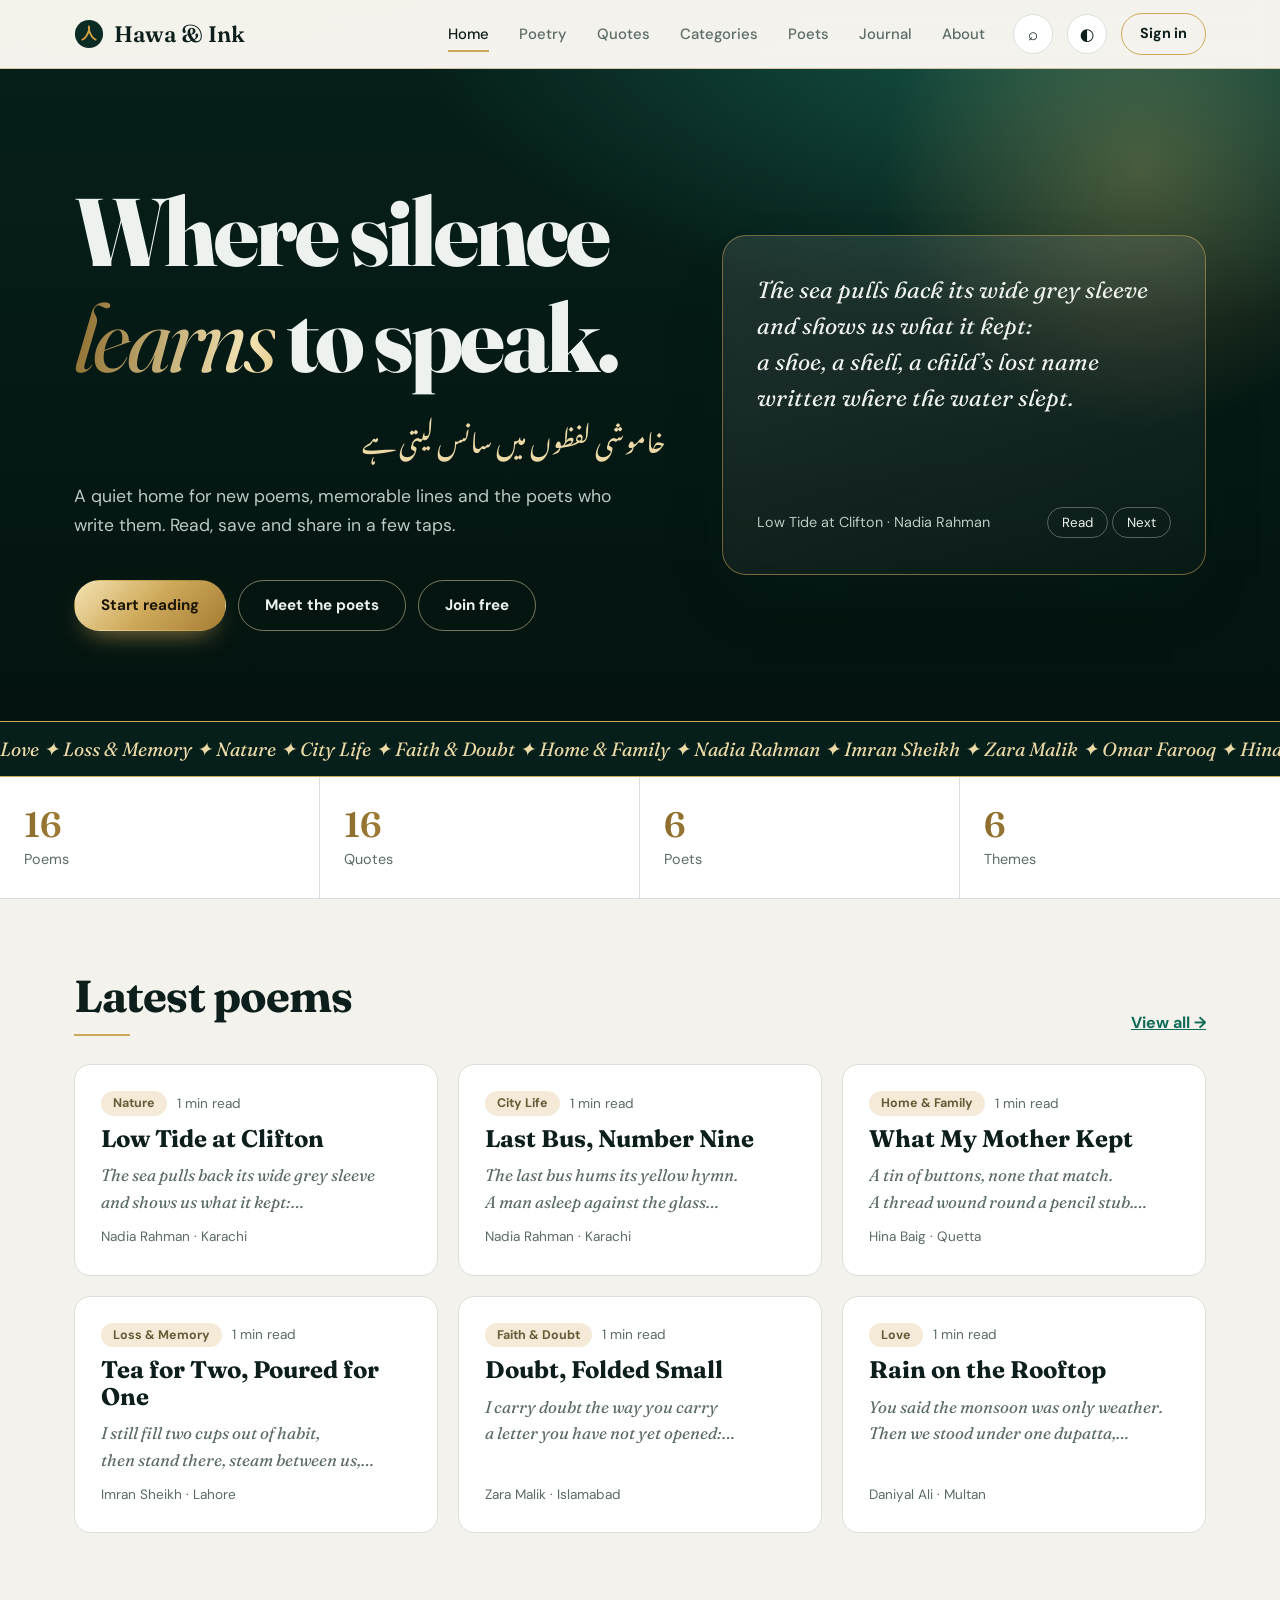
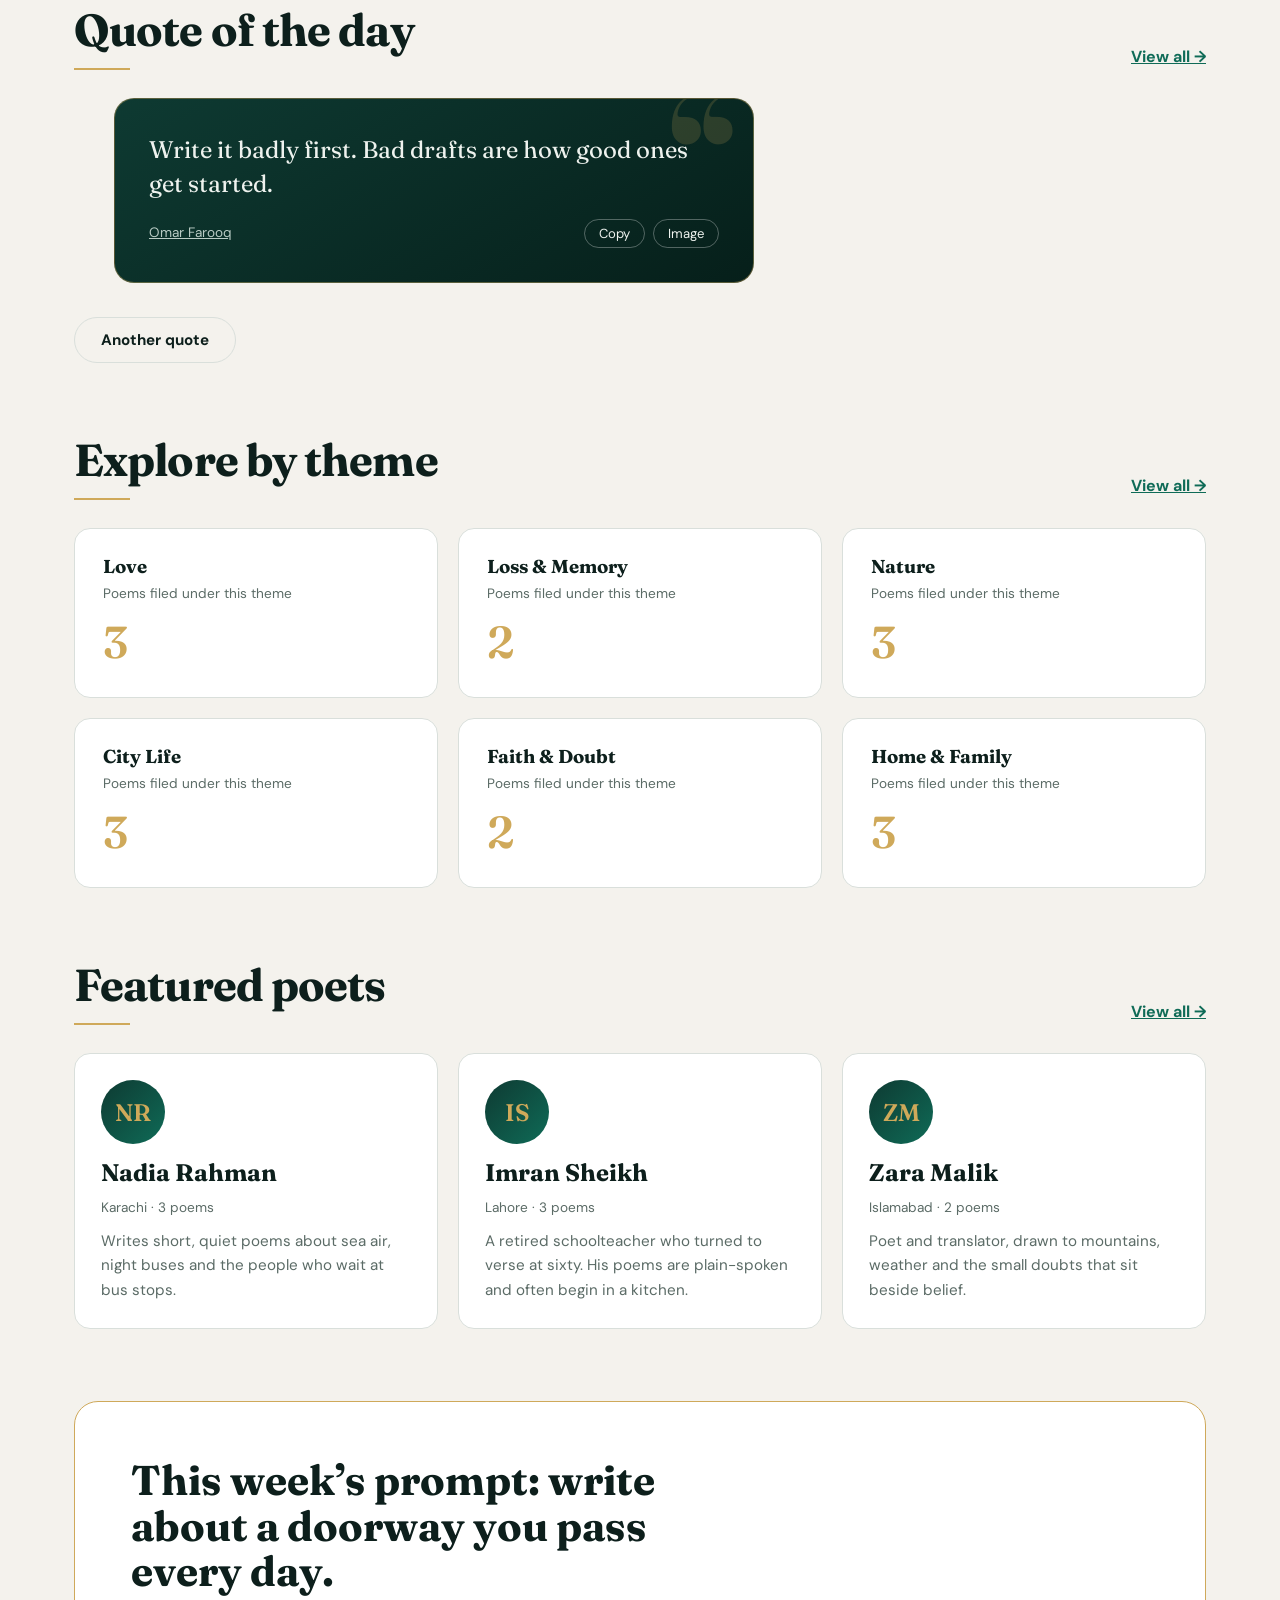
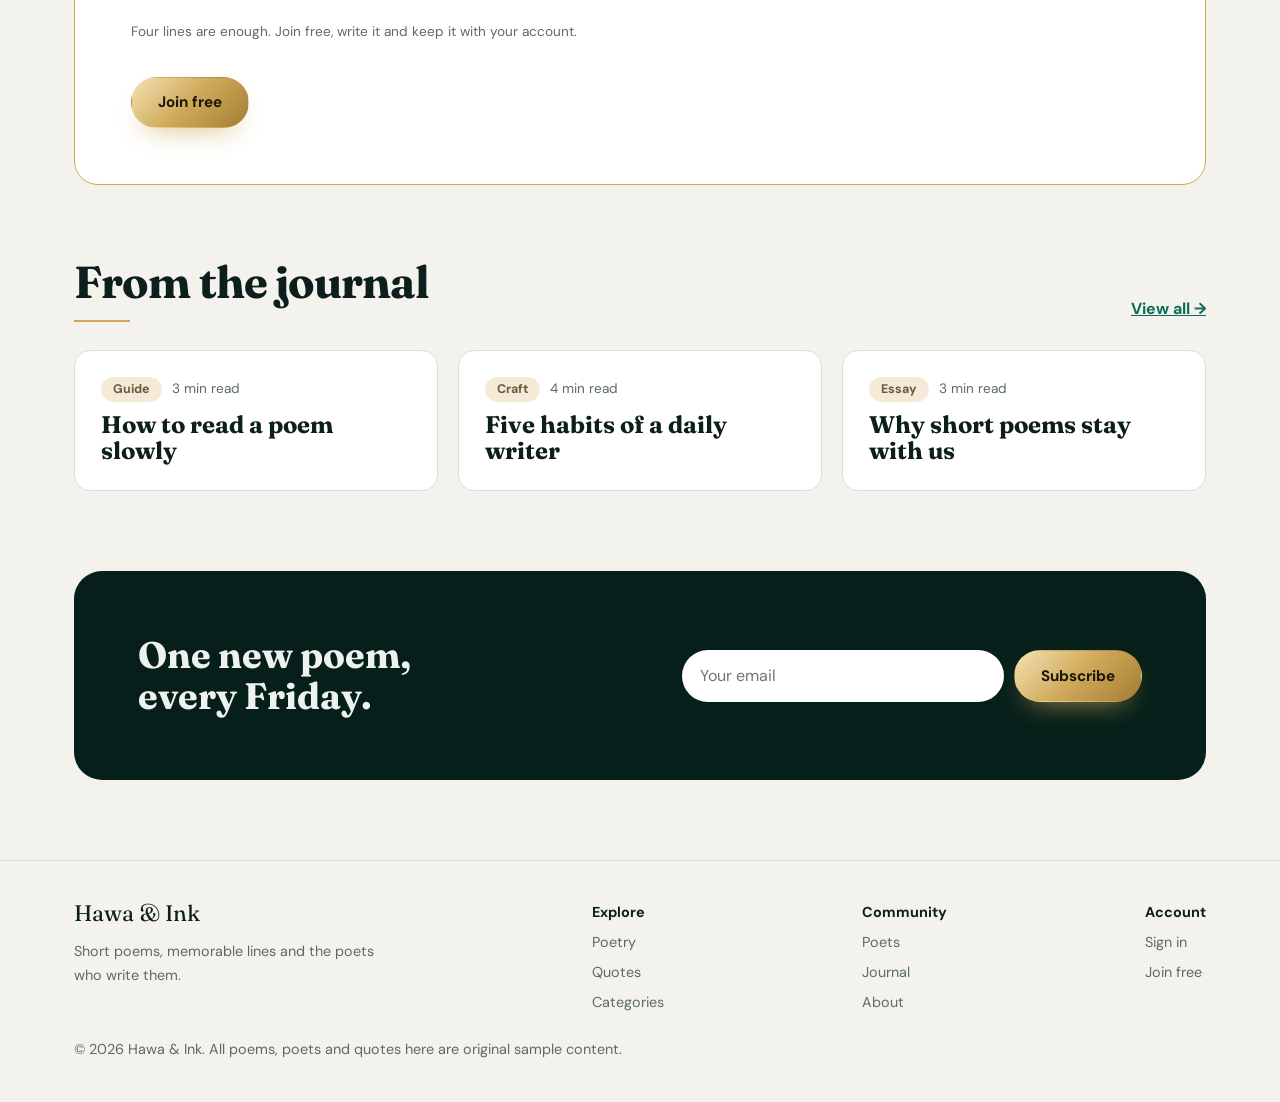
<file: index.html>
<!doctype html>
<html lang="en">
  <head>
    <meta charset="utf-8" />
    <meta
      name="viewport"
      content="width=device-width, initial-scale=1, viewport-fit=cover"
    />
    <title>Hawa &amp; Ink | Poetry, Quotes and Poets</title>
    <meta
      name="description"
      content="Read short original poems, collect memorable quotes and meet the poets behind them."
    />
    <link rel="preconnect" href="https://fonts.googleapis.com" />
    <link
      rel="stylesheet"
      href="https://fonts.googleapis.com/css2?family=Fraunces:ital,opsz,wght@0,9..144,400;0,9..144,600;0,9..144,800;1,9..144,400&family=DM+Sans:wght@400;500;700&family=Noto+Nastaliq+Urdu:wght@400;600&display=swap"
    />
    <link rel="stylesheet" href="assets/styling/style.css" />
    <link rel="icon" type="image/svg+xml" href="./assets/images/favicon.svg">
    <script src="assets/js/main.js" defer></script>
  </head>
  <body data-root="" data-page="home">
    <div id="prog"></div>
    <header id="site-header"></header>
    <main>
      <section class="hero">
        <div class="wrap">
          <div>
            <h1>Where silence <em>learns</em> to speak.</h1>
            <div class="ur" lang="ur">خاموشی لفظوں میں سانس لیتی ہے</div>
            <p class="lead">
              A quiet home for new poems, memorable lines and the poets who
              write them. Read, save and share in a few taps.
            </p>
            <a class="btn" href="pages/poetry/poetry.html">Start reading</a
            ><a class="btn ghost" href="pages/poets/poets.html"
              >Meet the poets</a
            ><a class="btn ghost" href="pages/signup/signup.html">Join free</a>
          </div>
          <div class="stage" id="stage" aria-live="polite"></div>
        </div>
      </section>
      <div class="ribbon" aria-hidden="true"><div id="ribbon"></div></div>
      <div class="stats" id="stats"></div>
      <div class="wrap">
        <div class="sec">
          <h2>Latest poems</h2>
          <a href="pages/poetry/poetry.html">View all →</a>
        </div>
        <div class="grid" id="home-poems"></div>
        <div class="sec">
          <h2>Quote of the day</h2>
          <a href="pages/quotes/quotes.html">View all →</a>
        </div>
        <div style="max-width: 720px" id="home-quote"></div>
        <button class="btn line" data-act="rquote" style="margin-top: 18px">
          Another quote
        </button>
        <div class="sec">
          <h2>Explore by theme</h2>
          <a href="pages/categories/categories.html">View all →</a>
        </div>
        <div class="grid" id="home-cats"></div>
        <div class="sec">
          <h2>Featured poets</h2>
          <a href="pages/poets/poets.html">View all →</a>
        </div>
        <div class="grid" id="home-poets"></div>
        <div class="prompt" style="margin-top: 72px">
          <h2>This week’s prompt: write about a doorway you pass every day.</h2>
          <p class="meta">
            Four lines are enough. Join free, write it and keep it with your
            account.
          </p>
          <a
            class="btn"
            style="width: fit-content; margin: 8px 0 0"
            href="pages/signup/signup.html"
            >Join free</a
          >
        </div>
        <div class="sec">
          <h2>From the journal</h2>
          <a href="pages/journal/journal.html">View all →</a>
        </div>
        <div class="grid" id="home-journal"></div>
        <div class="news">
          <h2>One new poem, every Friday.</h2>
          <div class="f">
            <input
              id="em"
              type="email"
              placeholder="Your email"
              aria-label="Email"
            /><button class="btn" data-act="news">Subscribe</button>
          </div>
        </div>
      </div>
    </main>
    <footer id="site-footer"></footer>
  </body>
</html>
</file>
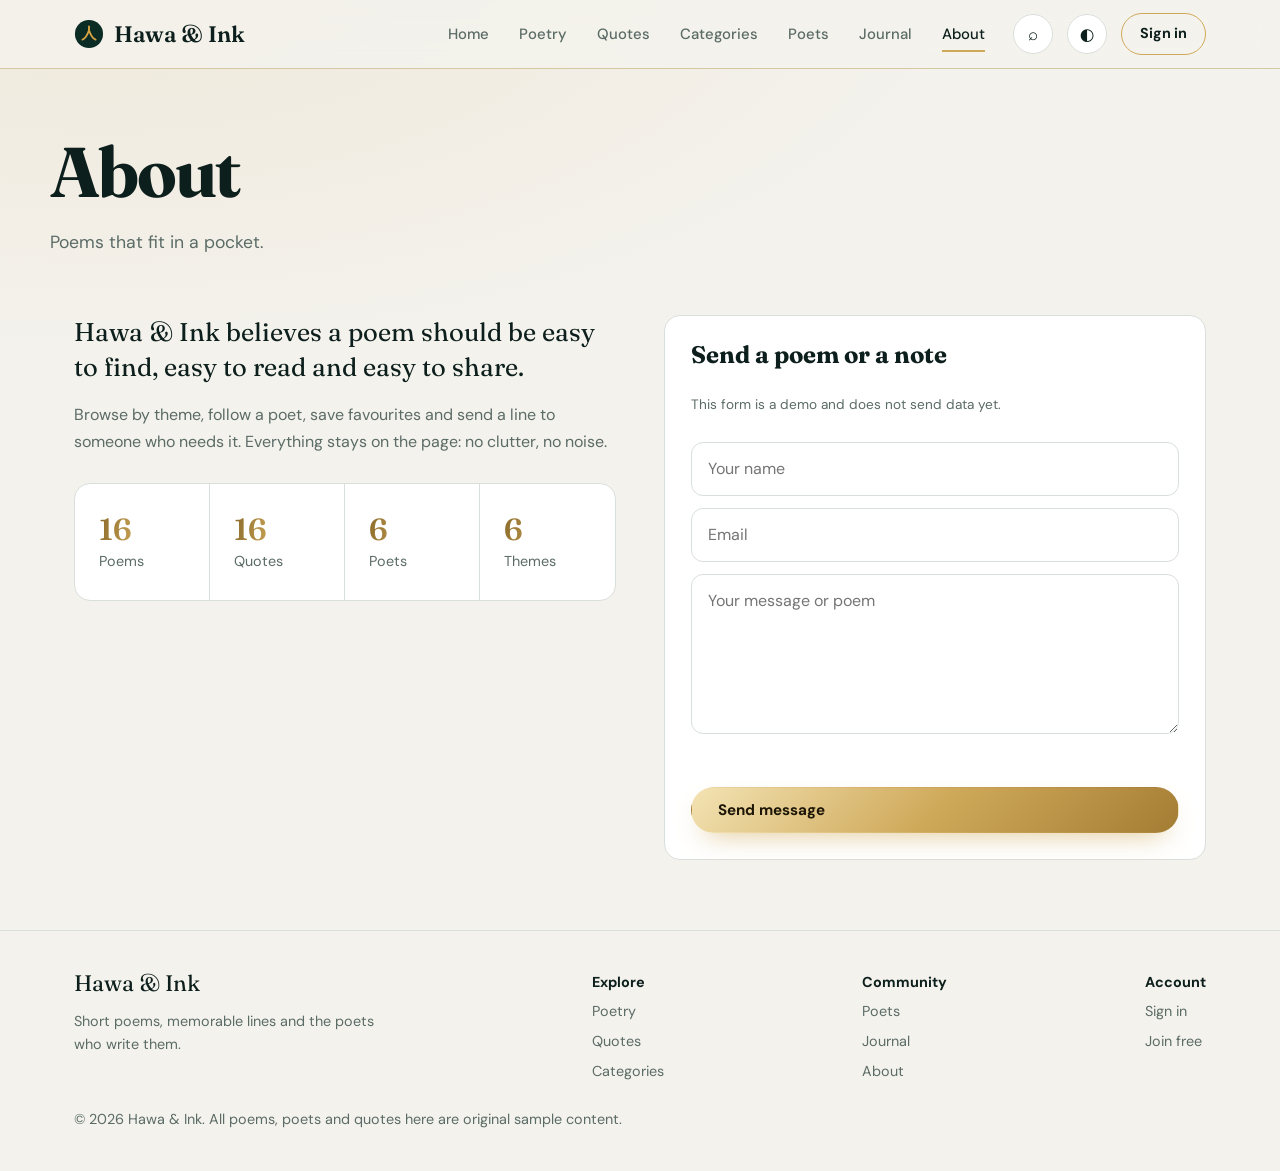
<file: pages/about/about.html>
<!DOCTYPE html>
<html lang="en">
<head>
<meta charset="utf-8">
<meta name="viewport" content="width=device-width, initial-scale=1, viewport-fit=cover">
<title>About | Hawa &amp; Ink</title>
<meta name="description" content="Hawa & Ink believes a poem should be easy to find, easy to read and easy to share.">
<link rel="preconnect" href="https://fonts.googleapis.com">
<link rel="stylesheet" href="https://fonts.googleapis.com/css2?family=Fraunces:ital,opsz,wght@0,9..144,400;0,9..144,600;0,9..144,800;1,9..144,400&family=DM+Sans:wght@400;500;700&family=Noto+Nastaliq+Urdu:wght@400;600&display=swap">
<link rel="stylesheet" href="../../assets/styling/style.css">
<link rel="stylesheet" href="about.css">
<script src="../../assets/js/main.js" defer></script>
<script src="about.js" defer></script>
</head>
<body data-root="../../" data-page="about">
<div id="prog"></div>
<header id="site-header"></header>
<main>
<div class="wrap pagehead"><h1>About</h1><p class="lead" style="color:var(--muted)">Poems that fit in a pocket.</p></div>
<div class="wrap two" style="margin-top:32px;margin-bottom:70px">
<div>
<p class="serif" style="font-size:1.6rem;line-height:1.4">Hawa &amp; Ink believes a poem should be easy to find, easy to read and easy to share.</p>
<p style="color:var(--muted)">Browse by theme, follow a poet, save favourites and send a line to someone who needs it. Everything stays on the page: no clutter, no noise.</p>
<div class="stats" id="about-stats" style="margin-top:28px;border:1px solid var(--line);border-radius:16px;overflow:hidden"></div>
</div>
<form class="form card" id="contact" novalidate>
<h3>Send a poem or a note</h3>
<p class="meta">This form is a demo and does not send data yet.</p>
<input id="cn" placeholder="Your name" aria-label="Your name" autocomplete="name">
<input id="ce" type="email" placeholder="Email" aria-label="Email" autocomplete="email">
<textarea id="cm" rows="5" placeholder="Your message or poem" aria-label="Message"></textarea>
<p id="err" role="alert" style="color:#c2410c;min-height:1.4em;margin:0 0 8px"></p>
<button class="btn" style="margin:0" type="submit">Send message</button>
</form>
</div>
</main>
<footer id="site-footer"></footer>
</body>
</html>
</file>
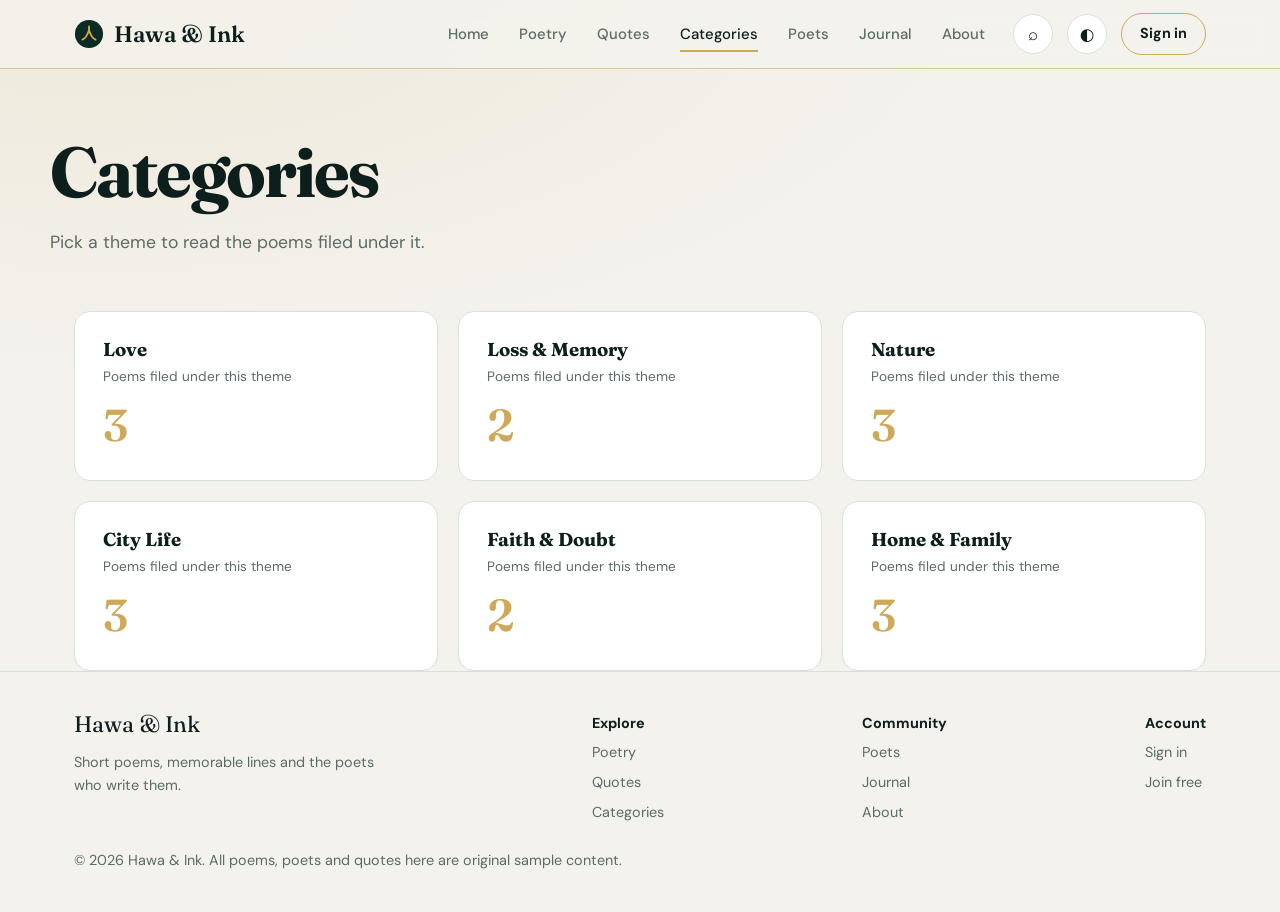
<file: pages/categories/categories.html>
<!DOCTYPE html>
<html lang="en">
<head>
<meta charset="utf-8">
<meta name="viewport" content="width=device-width, initial-scale=1, viewport-fit=cover">
<title>Categories | Hawa &amp; Ink</title>
<meta name="description" content="Browse poems by theme: love, loss, nature, city life, faith and home.">
<link rel="preconnect" href="https://fonts.googleapis.com">
<link rel="stylesheet" href="https://fonts.googleapis.com/css2?family=Fraunces:ital,opsz,wght@0,9..144,400;0,9..144,600;0,9..144,800;1,9..144,400&family=DM+Sans:wght@400;500;700&family=Noto+Nastaliq+Urdu:wght@400;600&display=swap">
<link rel="stylesheet" href="../../assets/styling/style.css">
<link rel="stylesheet" href="categories.css">
<script src="../../assets/js/main.js" defer></script>
<script src="categories.js" defer></script>
</head>
<body data-root="../../" data-page="categories">
<div id="prog"></div>
<header id="site-header"></header>
<main>
<div class="wrap pagehead"><h1>Categories</h1><p class="lead" style="color:var(--muted)">Pick a theme to read the poems filed under it.</p></div>
<div class="wrap"><div class="grid" id="cat-grid" style="margin-top:28px"></div></div>
</main>
<footer id="site-footer"></footer>
</body>
</html>
</file>
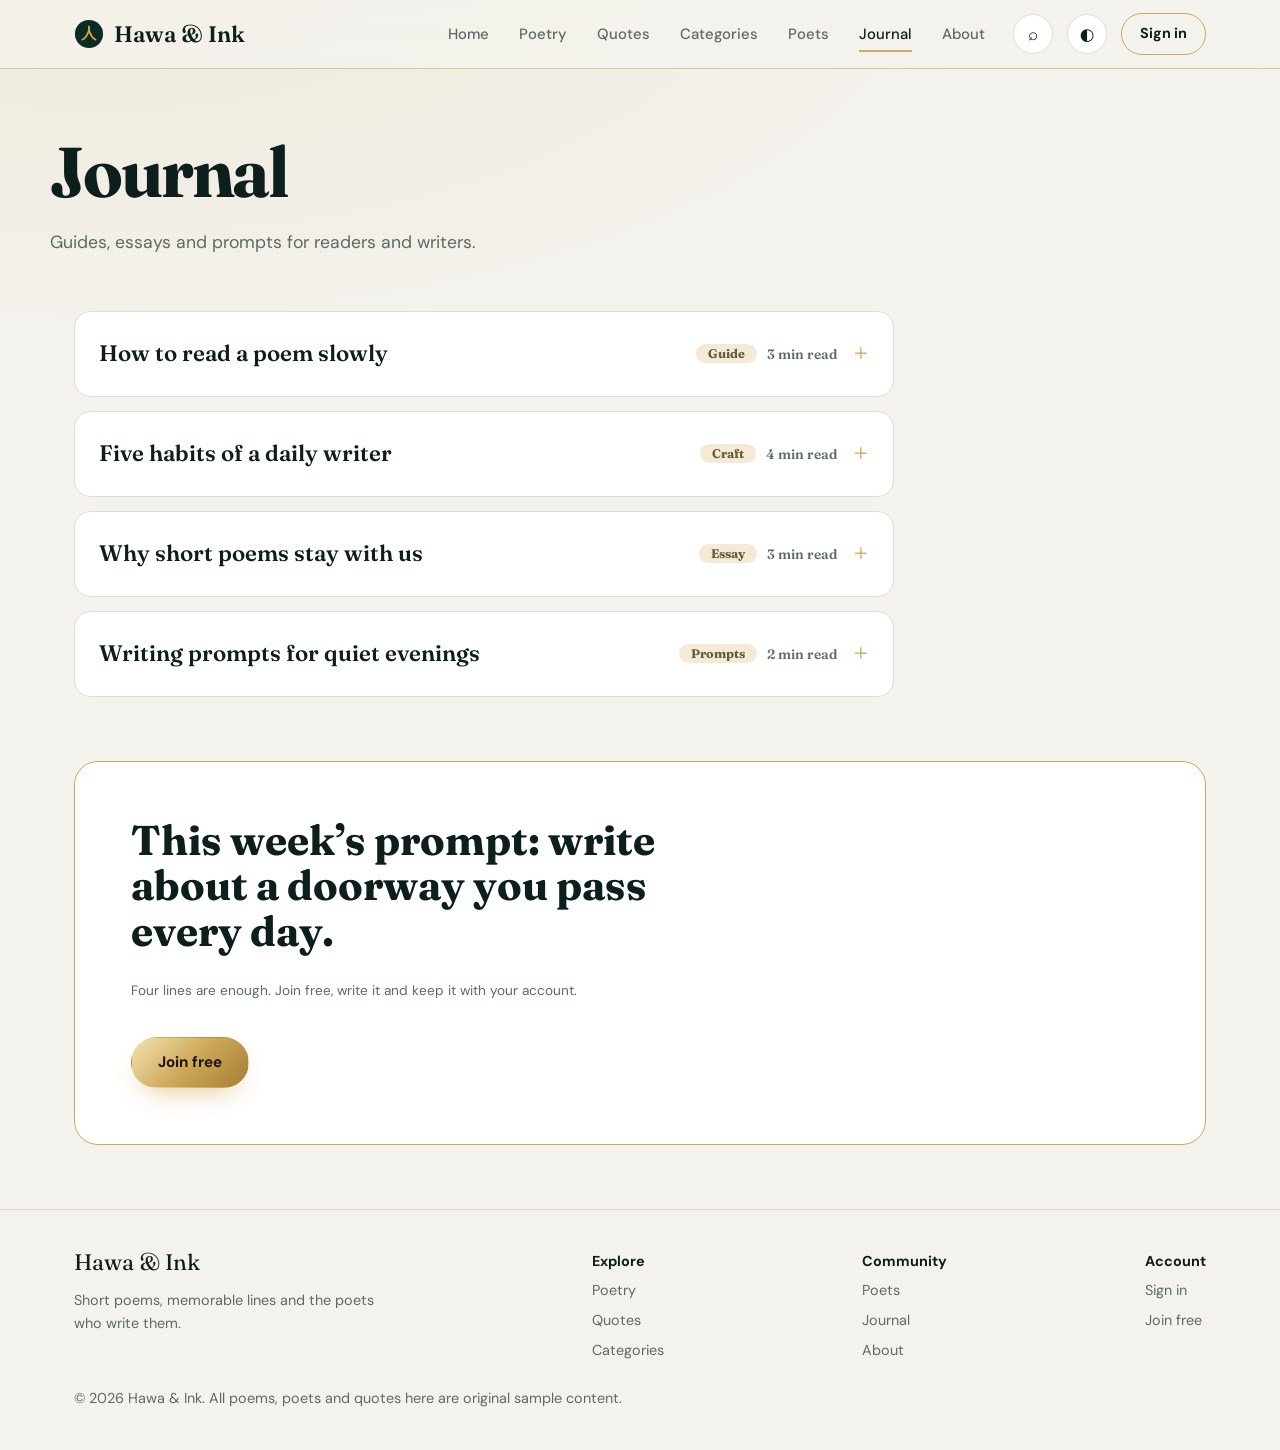
<file: pages/journal/journal.html>
<!DOCTYPE html>
<html lang="en">
<head>
<meta charset="utf-8">
<meta name="viewport" content="width=device-width, initial-scale=1, viewport-fit=cover">
<title>Journal | Hawa &amp; Ink</title>
<meta name="description" content="Guides, essays and writing prompts for readers and writers.">
<link rel="preconnect" href="https://fonts.googleapis.com">
<link rel="stylesheet" href="https://fonts.googleapis.com/css2?family=Fraunces:ital,opsz,wght@0,9..144,400;0,9..144,600;0,9..144,800;1,9..144,400&family=DM+Sans:wght@400;500;700&family=Noto+Nastaliq+Urdu:wght@400;600&display=swap">
<link rel="stylesheet" href="../../assets/styling/style.css">
<link rel="stylesheet" href="journal.css">
<script src="../../assets/js/main.js" defer></script>
<script src="journal.js" defer></script>
</head>
<body data-root="../../" data-page="journal">
<div id="prog"></div>
<header id="site-header"></header>
<main>
<div class="wrap pagehead"><h1>Journal</h1><p class="lead" style="color:var(--muted)">Guides, essays and prompts for readers and writers.</p></div>
<div class="wrap">
<div class="grid articles" id="articles" style="margin-top:28px"></div>
<div class="prompt" style="margin:64px 0"><h2>This week’s prompt: write about a doorway you pass every day.</h2><p class="meta">Four lines are enough. Join free, write it and keep it with your account.</p><a class="btn" style="width:fit-content;margin:8px 0 0" href="../signup/signup.html">Join free</a></div>
</div>
</main>
<footer id="site-footer"></footer>
</body>
</html>
</file>
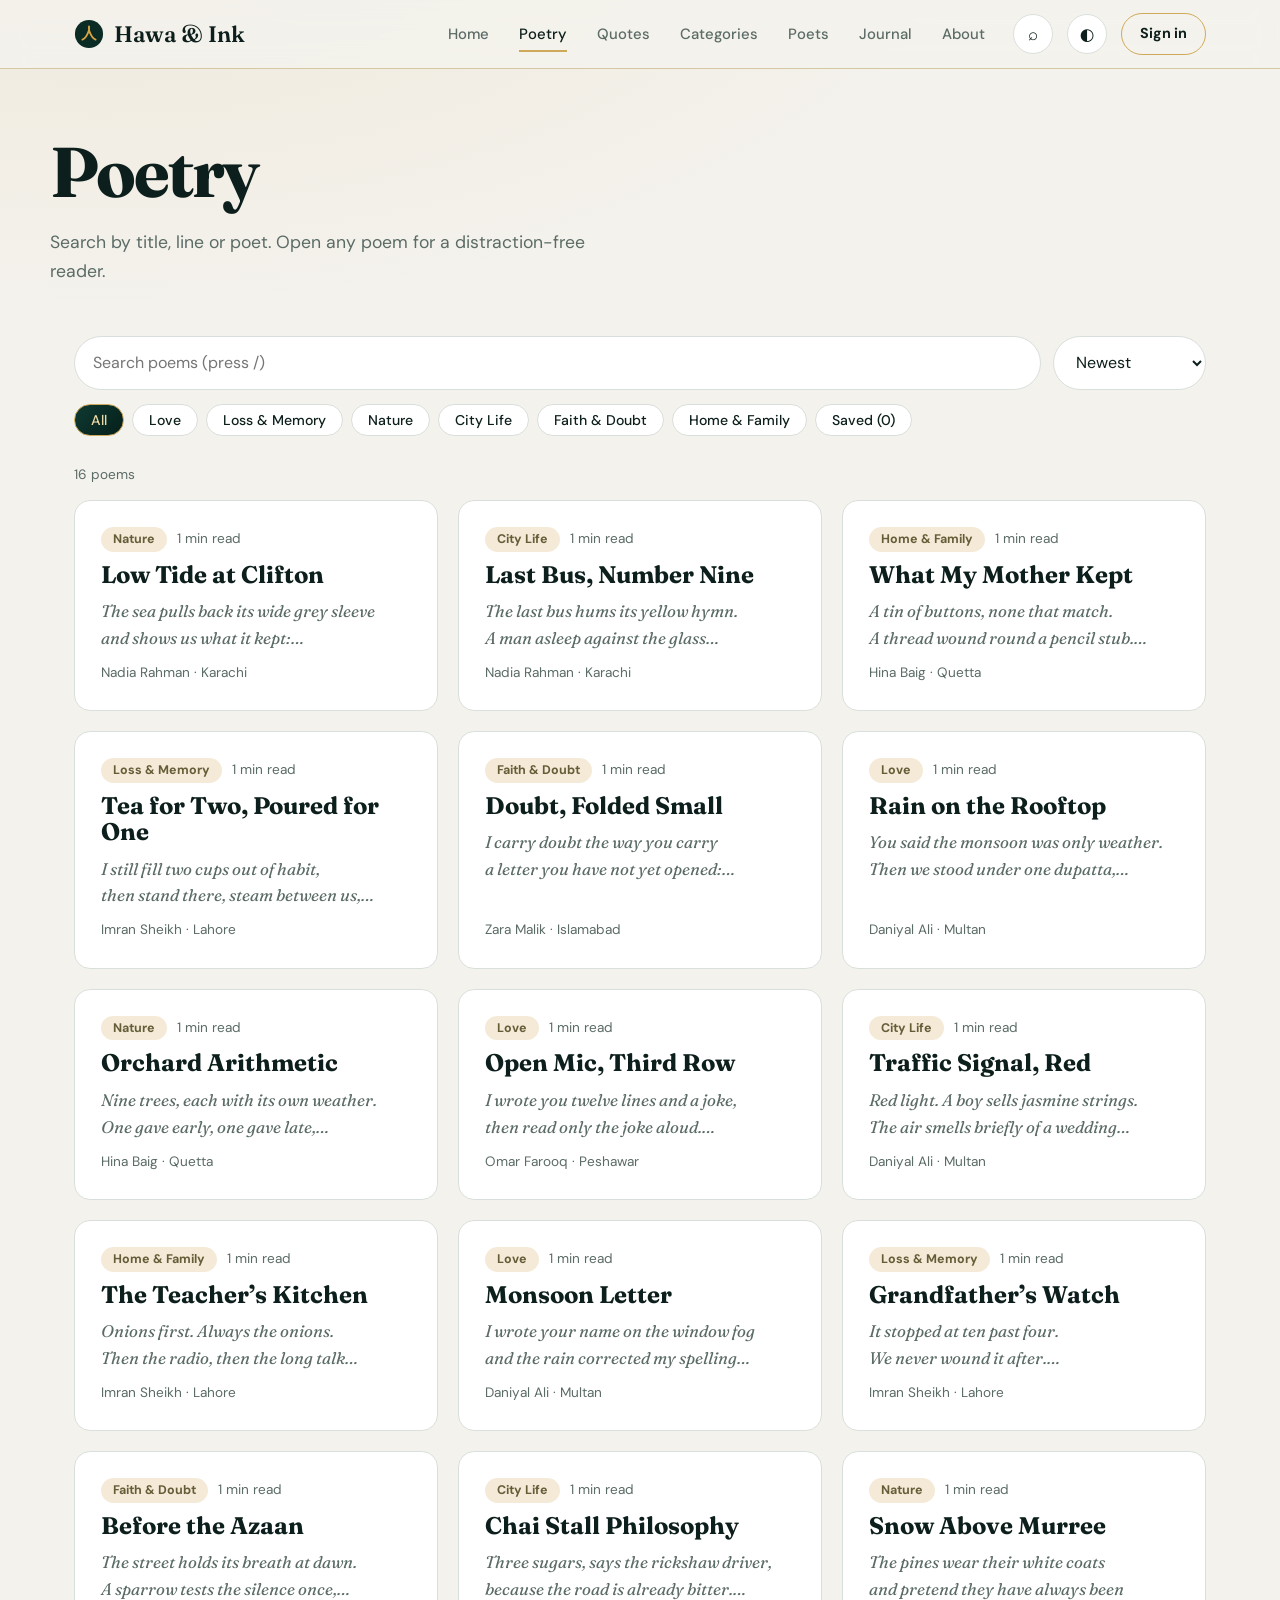
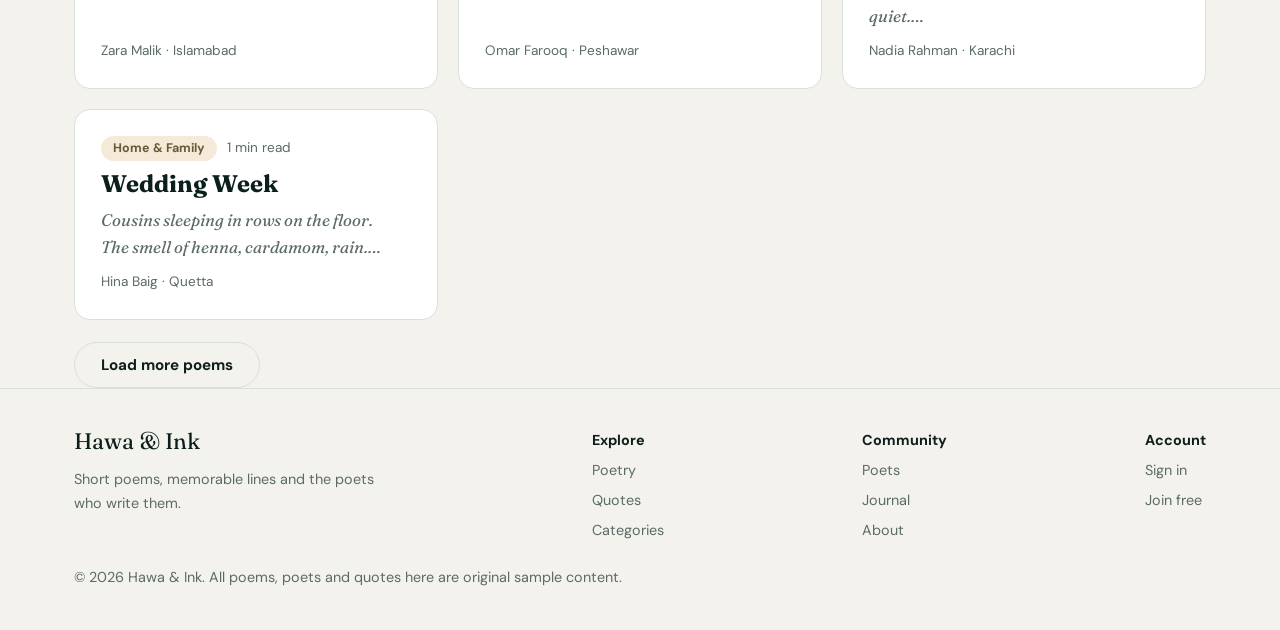
<file: pages/poetry/poetry.html>
<!doctype html>
<html lang="en">
  <head>
    <meta charset="utf-8" />
    <meta
      name="viewport"
      content="width=device-width, initial-scale=1, viewport-fit=cover"
    />
    <title>Poetry | Hawa &amp; Ink</title>
    <meta
      name="description"
      content="Read short original poems. Search by title, line or poet and filter by theme."
    />
    <meta property="og:type" content="website" />
    <meta property="og:title" content="Poetry | Hawa &amp; Ink" />
    <meta property="og:description" content="Read short original poems. Search by title, line or poet and filter by theme." />
    <meta name="twitter:card" content="summary" />
    <link rel="preconnect" href="https://fonts.googleapis.com" />
    <link rel="icon" type="image/svg+xml" href="../../assets/images/favicon.svg" />
    <link
      rel="stylesheet"
      href="https://fonts.googleapis.com/css2?family=Fraunces:ital,opsz,wght@0,9..144,400;0,9..144,600;0,9..144,800;1,9..144,400&family=DM+Sans:wght@400;500;700&family=Noto+Nastaliq+Urdu:wght@400;600&display=swap"
    />
    <link rel="stylesheet" href="../../assets/styling/style.css" />
    <link rel="stylesheet" href="poetry.css" />
    <script src="../../assets/js/main.js" defer></script>
    <script src="poetry.js" defer></script>
  </head>
  <body data-root="../../" data-page="poetry">
    <div id="prog"></div>
    <header id="site-header"></header>
    <main>
      <div class="wrap pagehead">
        <h1>Poetry</h1>
        <p class="lead" style="color: var(--muted)">
          Search by title, line or poet. Open any poem for a distraction-free
          reader.
        </p>
      </div>
      <div class="wrap">
        <div class="tools">
          <input
            id="q"
            type="search"
            placeholder="Search poems (press /)"
            aria-label="Search poems"
          /><select id="sort" aria-label="Sort poems">
            <option value="new">Newest</option>
            <option value="az">Title A–Z</option>
            <option value="short">Shortest first</option>
          </select>
        </div>
        <div class="chips" id="chips"></div>
        <p class="meta" id="count"></p>
        <div class="grid" id="results"></div>
        <button class="btn line load-more" id="load-more" type="button" hidden>Load more poems</button>
      </div>
    </main>
    <footer id="site-footer"></footer>
  </body>
</html>
</file>
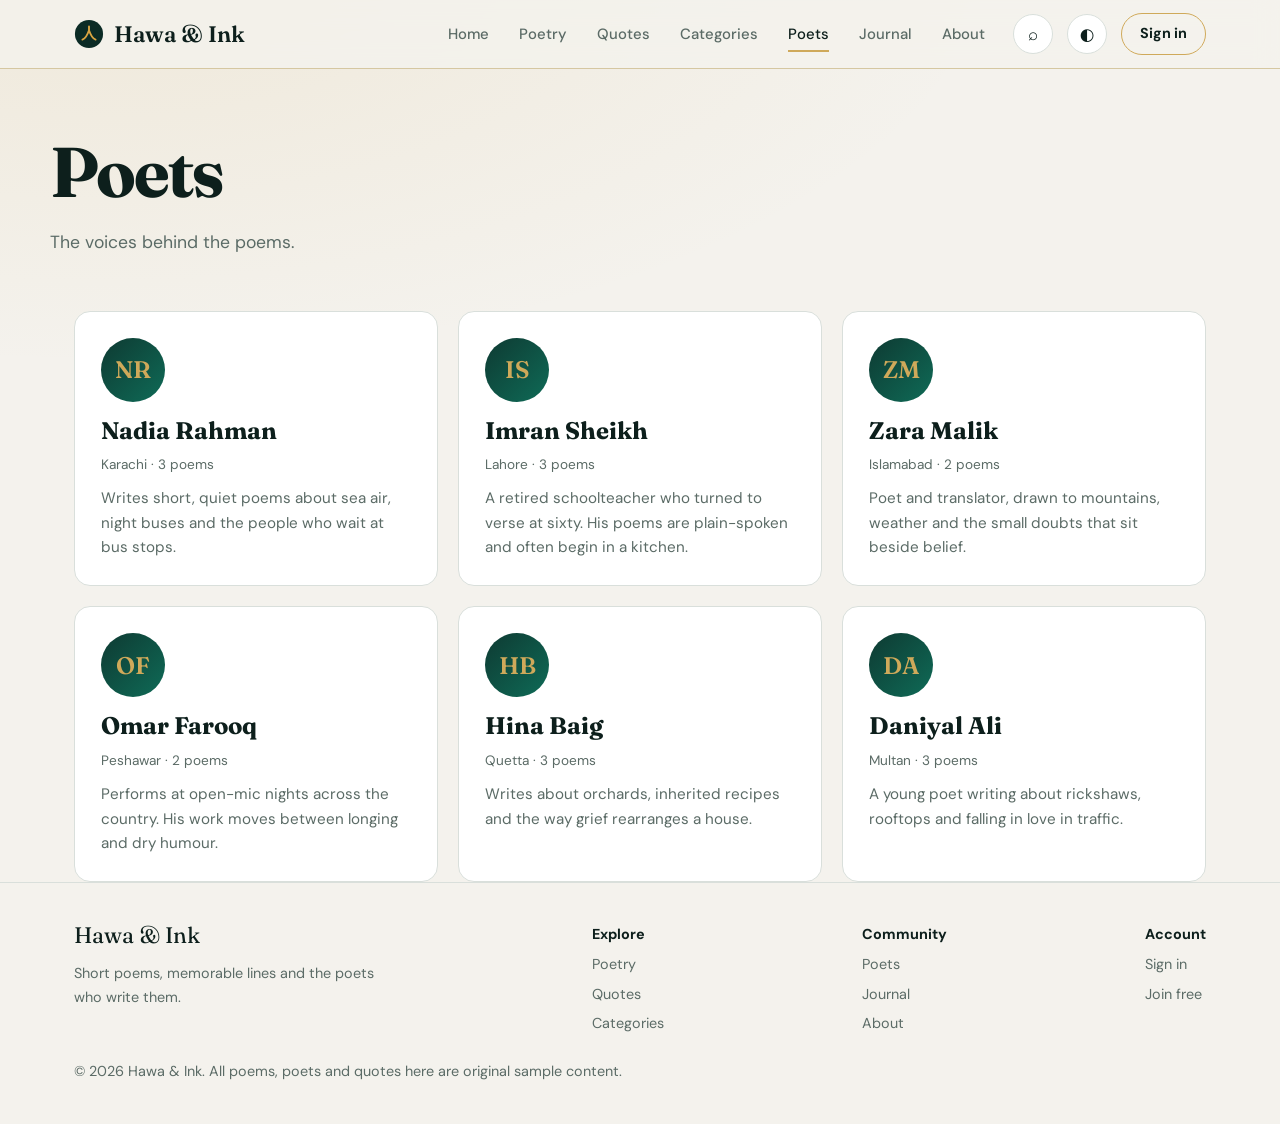
<file: pages/poets/poets.html>
<!DOCTYPE html>
<html lang="en">
<head>
<meta charset="utf-8">
<meta name="viewport" content="width=device-width, initial-scale=1, viewport-fit=cover">
<title>Poets | Hawa &amp; Ink</title>
<meta name="description" content="Meet the poets behind the poems.">
<link rel="preconnect" href="https://fonts.googleapis.com">
<link rel="stylesheet" href="https://fonts.googleapis.com/css2?family=Fraunces:ital,opsz,wght@0,9..144,400;0,9..144,600;0,9..144,800;1,9..144,400&family=DM+Sans:wght@400;500;700&family=Noto+Nastaliq+Urdu:wght@400;600&display=swap">
<link rel="stylesheet" href="../../assets/styling/style.css">
<link rel="stylesheet" href="poets.css">
<script src="../../assets/js/main.js" defer></script>
<script src="poets.js" defer></script>
</head>
<body data-root="../../" data-page="poets">
<div id="prog"></div>
<header id="site-header"></header>
<main>
<div class="wrap pagehead"><h1>Poets</h1><p class="lead" style="color:var(--muted)">The voices behind the poems.</p></div>
<div class="wrap" id="poet-area"><div class="grid" id="poet-list" style="margin-top:28px"></div></div>
</main>
<footer id="site-footer"></footer>
</body>
</html>
</file>
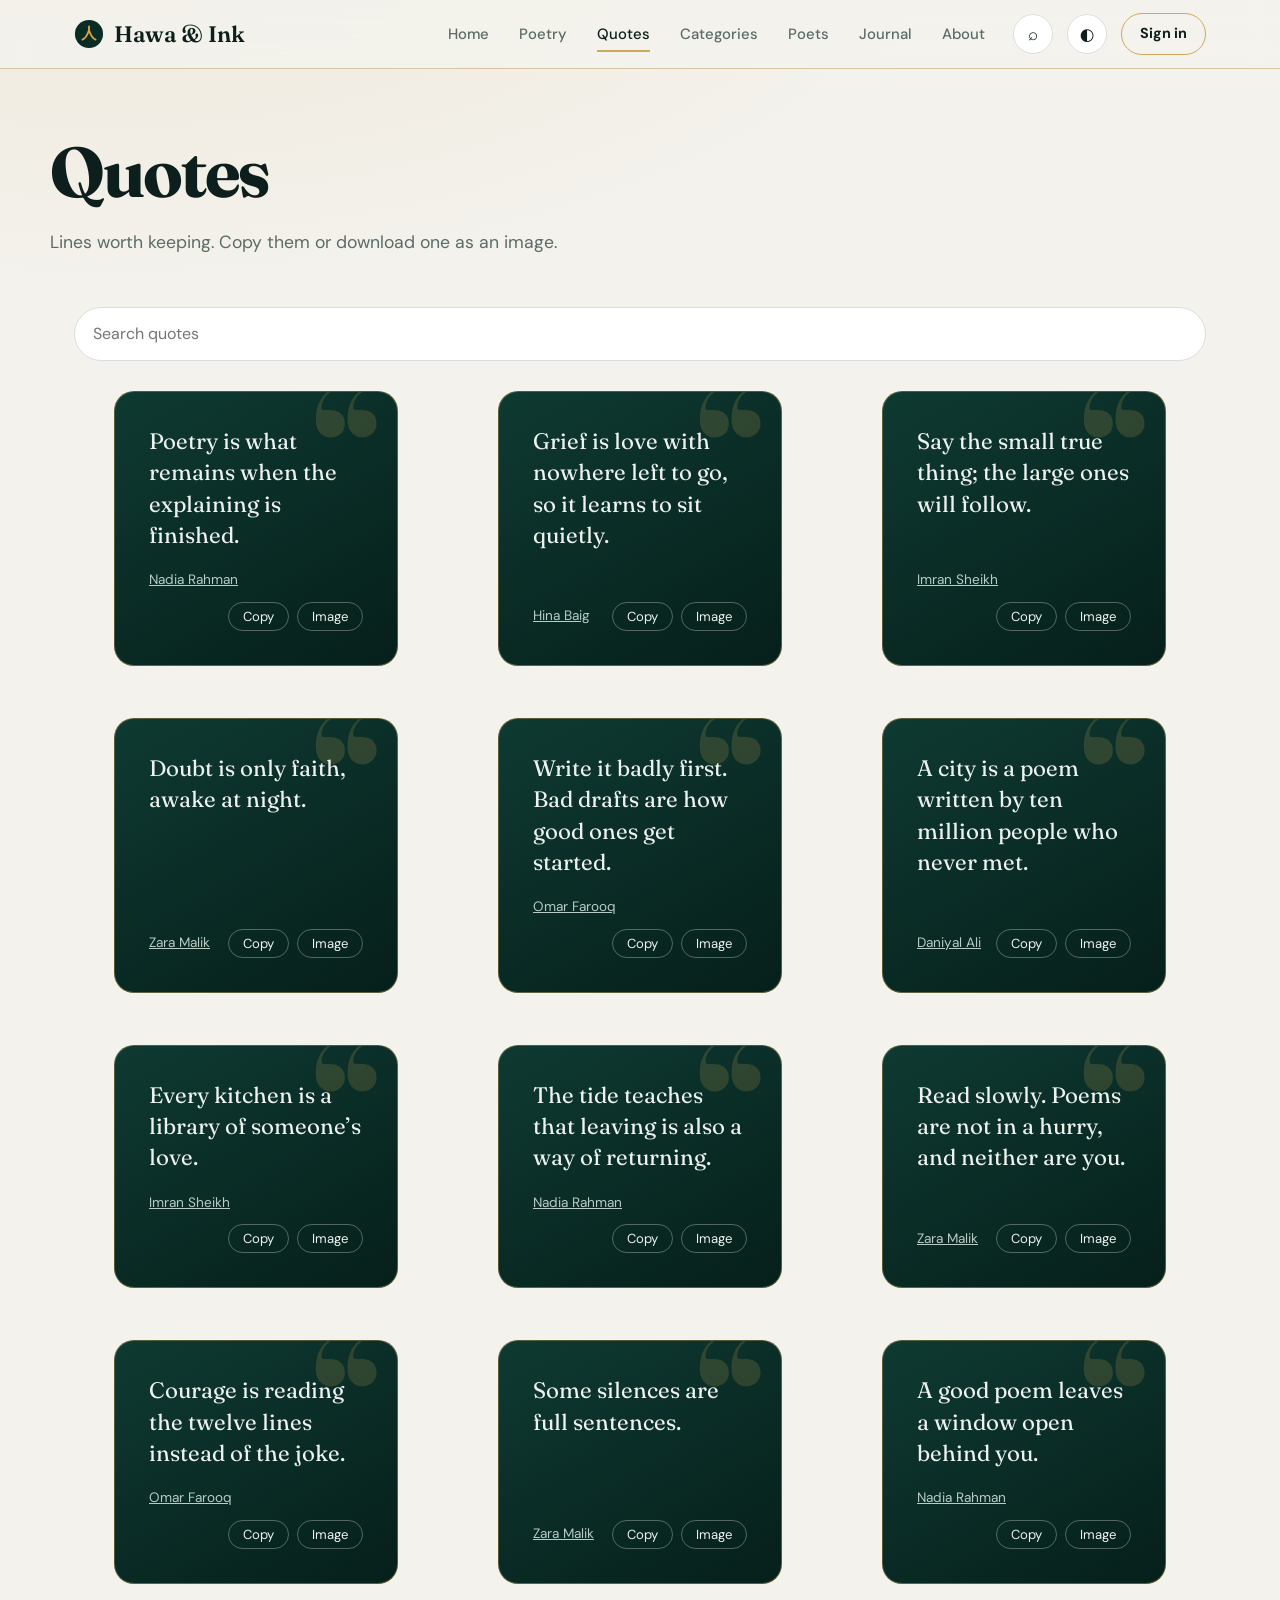
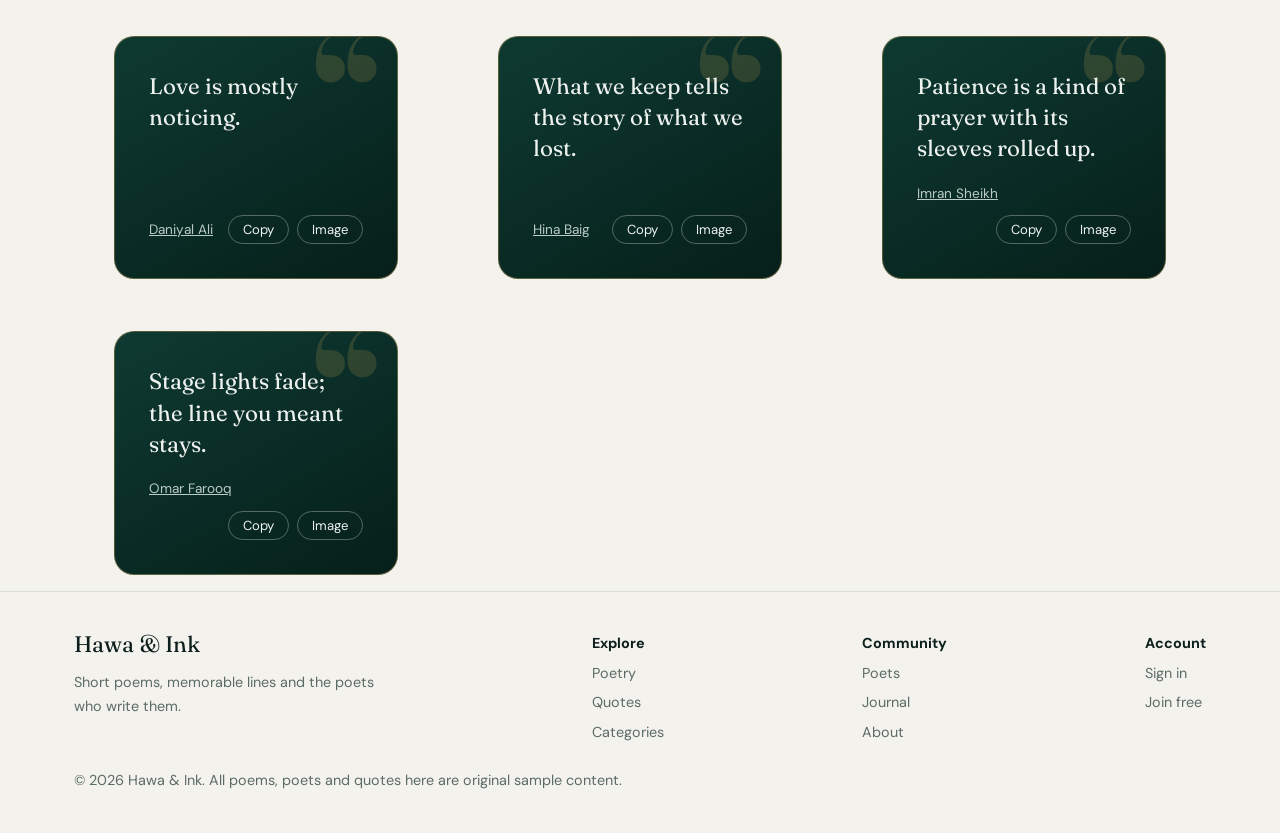
<file: pages/quotes/quotes.html>
<!DOCTYPE html>
<html lang="en">
<head>
<meta charset="utf-8">
<meta name="viewport" content="width=device-width, initial-scale=1, viewport-fit=cover">
<title>Quotes | Hawa &amp; Ink</title>
<meta name="description" content="Memorable lines worth keeping. Copy a quote or download it as an image.">
<link rel="preconnect" href="https://fonts.googleapis.com">
<link rel="stylesheet" href="https://fonts.googleapis.com/css2?family=Fraunces:ital,opsz,wght@0,9..144,400;0,9..144,600;0,9..144,800;1,9..144,400&family=DM+Sans:wght@400;500;700&family=Noto+Nastaliq+Urdu:wght@400;600&display=swap">
<link rel="stylesheet" href="../../assets/styling/style.css">
<link rel="stylesheet" href="quotes.css">
<script src="../../assets/js/main.js" defer></script>
<script src="quotes.js" defer></script>
</head>
<body data-root="../../" data-page="quotes">
<div id="prog"></div>
<header id="site-header"></header>
<main>
<div class="wrap pagehead"><h1>Quotes</h1><p class="lead" style="color:var(--muted)">Lines worth keeping. Copy them or download one as an image.</p></div>
<div class="wrap">
<div class="tools"><input id="qq" type="search" placeholder="Search quotes" aria-label="Search quotes"></div>
<div class="grid" id="quote-list"></div>
</div>
</main>
<footer id="site-footer"></footer>
</body>
</html>
</file>
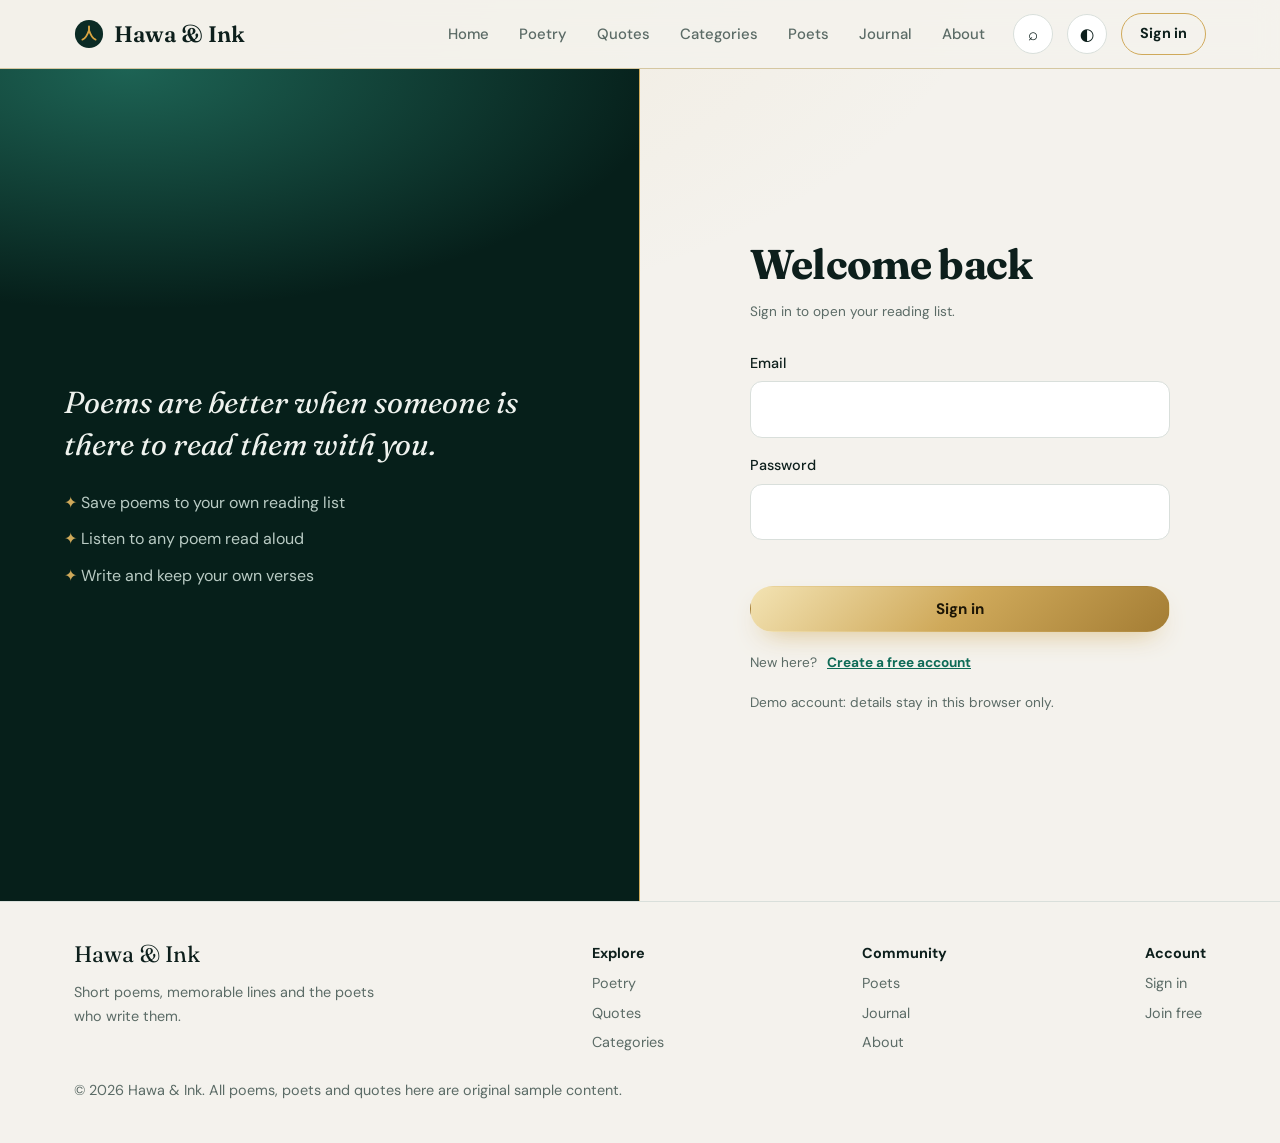
<file: pages/signin/signin.html>
<!DOCTYPE html>
<html lang="en">
<head>
<meta charset="utf-8">
<meta name="viewport" content="width=device-width, initial-scale=1, viewport-fit=cover">
<title>Sign in | Hawa &amp; Ink</title>
<meta name="description" content="Sign in to your Hawa & Ink reading list.">
<link rel="preconnect" href="https://fonts.googleapis.com">
<link rel="stylesheet" href="https://fonts.googleapis.com/css2?family=Fraunces:ital,opsz,wght@0,9..144,400;0,9..144,600;0,9..144,800;1,9..144,400&family=DM+Sans:wght@400;500;700&family=Noto+Nastaliq+Urdu:wght@400;600&display=swap">
<link rel="stylesheet" href="../../assets/styling/style.css">
<link rel="stylesheet" href="signin.css">
<script src="../../assets/js/main.js" defer></script>
<script src="signin.js" defer></script>
</head>
<body data-root="../../" data-page="signin">
<div id="prog"></div>
<header id="site-header"></header>
<main>

<div class="auth"><div class="side"><p>Poems are better when someone is there to read them with you.</p><ul class="perks"><li>Save poems to your own reading list</li><li>Listen to any poem read aloud</li><li>Write and keep your own verses</li></ul></div>
<div class="fs"><form class="box" id="signin-form" novalidate>
<h1>Welcome back</h1><p class="meta" style="margin-bottom:28px">Sign in to open your reading list.</p>
<div class="field"><label for="le">Email</label><input id="le" type="email" autocomplete="email"></div>
<div class="field"><label for="lp">Password</label><input id="lp" type="password" autocomplete="current-password"></div>
<div id="err" role="alert"></div>
<button class="btn" style="margin:0;width:100%;justify-content:center" type="submit">Sign in</button>
<p class="meta" style="margin-top:20px">New here? <a href="../signup/signup.html" style="color:var(--accent);font-weight:700">Create a free account</a></p>
<p class="meta" style="margin-top:18px">Demo account: details stay in this browser only.</p>
</form></div></div>
</main>
<footer id="site-footer"></footer>
</body>
</html>
</file>
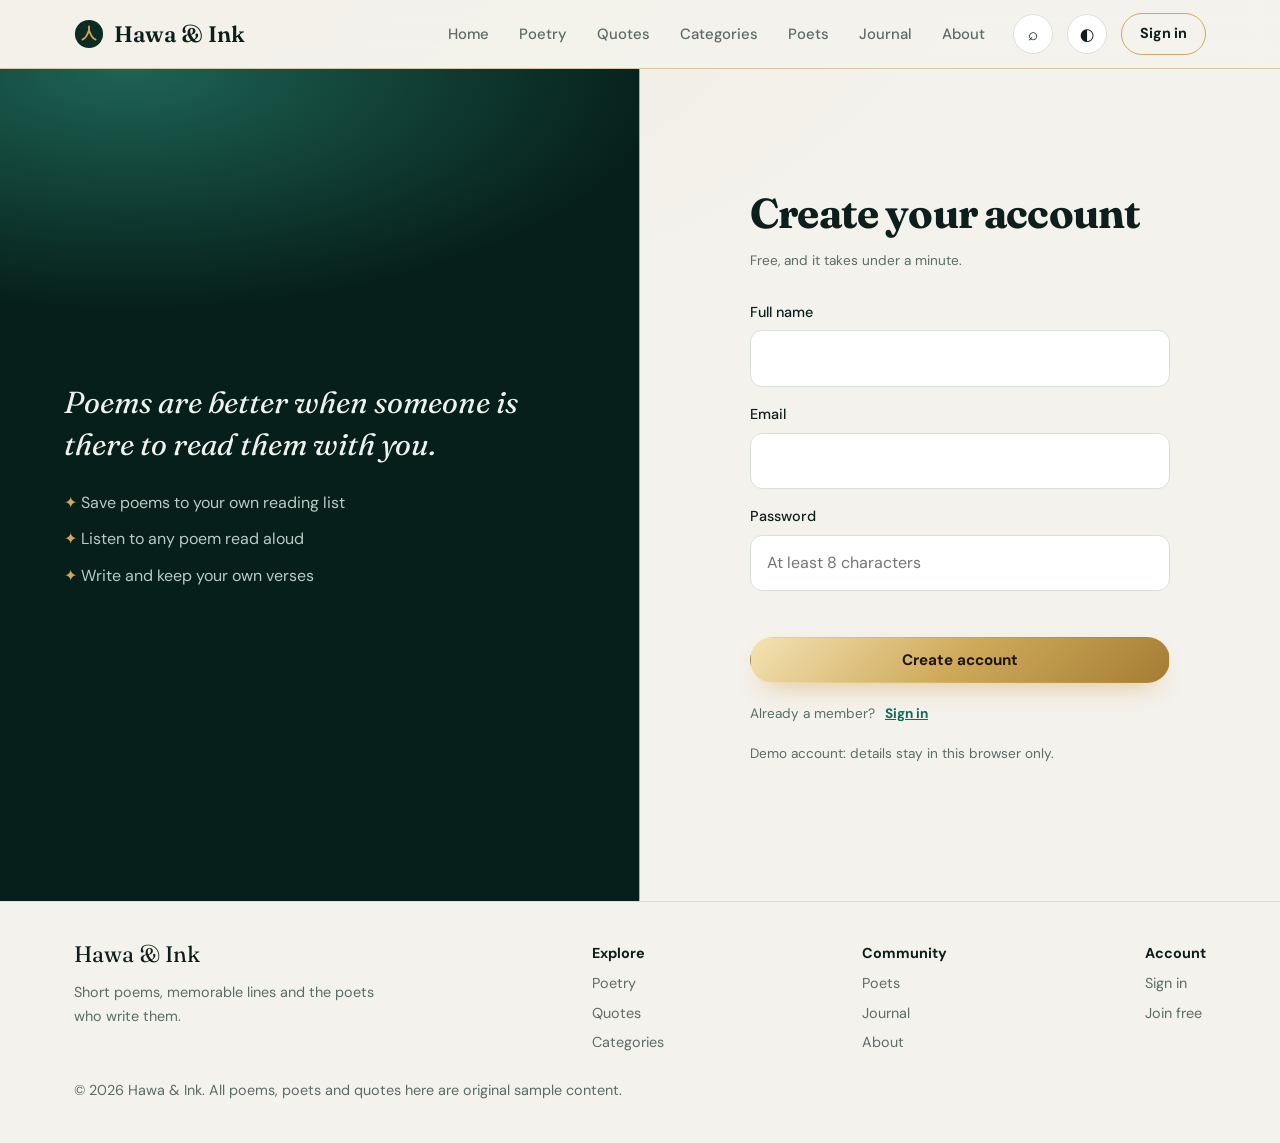
<file: pages/signup/signup.html>
<!DOCTYPE html>
<html lang="en">
<head>
<meta charset="utf-8">
<meta name="viewport" content="width=device-width, initial-scale=1, viewport-fit=cover">
<title>Create your account | Hawa &amp; Ink</title>
<meta name="description" content="Create a free Hawa & Ink account to save poems and write your own.">
<link rel="preconnect" href="https://fonts.googleapis.com">
<link rel="stylesheet" href="https://fonts.googleapis.com/css2?family=Fraunces:ital,opsz,wght@0,9..144,400;0,9..144,600;0,9..144,800;1,9..144,400&family=DM+Sans:wght@400;500;700&family=Noto+Nastaliq+Urdu:wght@400;600&display=swap">
<link rel="stylesheet" href="../../assets/styling/style.css">
<link rel="stylesheet" href="signup.css">
<script src="../../assets/js/main.js" defer></script>
<script src="signup.js" defer></script>
</head>
<body data-root="../../" data-page="signup">
<div id="prog"></div>
<header id="site-header"></header>
<main>

<div class="auth"><div class="side"><p>Poems are better when someone is there to read them with you.</p><ul class="perks"><li>Save poems to your own reading list</li><li>Listen to any poem read aloud</li><li>Write and keep your own verses</li></ul></div>
<div class="fs"><form class="box" id="signup-form" novalidate>
<h1>Create your account</h1><p class="meta" style="margin-bottom:28px">Free, and it takes under a minute.</p>
<div class="field"><label for="an">Full name</label><input id="an" autocomplete="name"></div>
<div class="field"><label for="ae">Email</label><input id="ae" type="email" autocomplete="email"></div>
<div class="field"><label for="ap">Password</label><input id="ap" type="password" autocomplete="new-password" placeholder="At least 8 characters"></div>
<div id="err" role="alert"></div>
<button class="btn" style="margin:0;width:100%;justify-content:center" type="submit">Create account</button>
<p class="meta" style="margin-top:20px">Already a member? <a href="../signin/signin.html" style="color:var(--accent);font-weight:700">Sign in</a></p>
<p class="meta" style="margin-top:18px">Demo account: details stay in this browser only.</p>
</form></div></div>
</main>
<footer id="site-footer"></footer>
</body>
</html>
</file>
<file: assets/styling/style.css>
/* Hawa & Ink: global styles shared by every page */

:root{--bg:#f1f3ef;--surface:#fff;--ink:#0d1f1c;--muted:#5b6b66;--line:#d9dfdb;--deep:#0b2b25;--deep2:#12403a;--gold:#d9a441;--accent:#0f6b57;--on-deep:#eef2ee;
box-sizing:border-box;padding-top:env(safe-area-inset-top,0px);padding-bottom:env(safe-area-inset-bottom,0px)}
@media (prefers-color-scheme:dark){:root:not([data-theme="light"]){--bg:#08130f;--surface:#0f201b;--ink:#e9efeb;--muted:#93a69f;--line:#1f3a32;--accent:#4cc3a3}}
:root[data-theme="dark"]{--bg:#08130f;--surface:#0f201b;--ink:#e9efeb;--muted:#93a69f;--line:#1f3a32;--accent:#4cc3a3}
*{box-sizing:border-box}
html{scroll-padding-top:env(safe-area-inset-top,0px);scroll-behavior:smooth}
body{margin:0;background:var(--bg);color:var(--ink);font:16px/1.65 "DM Sans",system-ui,sans-serif}
h1,h2,h3,.serif{font-family:Fraunces,Georgia,serif;margin:0;line-height:1.1}
a{color:inherit}button{font-family:inherit}
:focus-visible{outline:3px solid var(--gold);outline-offset:2px}
.wrap{max-width:1180px;margin:auto;padding:0 24px}
#prog{position:fixed;top:0;left:0;height:3px;background:var(--gold);width:0;z-index:30}
header{position:sticky;top:env(safe-area-inset-top,0px);z-index:20;background:color-mix(in srgb,var(--bg) 85%,transparent);backdrop-filter:blur(12px);border-bottom:1px solid var(--line)}
header .wrap{display:flex;align-items:center;gap:14px;height:68px}
.logo{display:flex;align-items:center;gap:10px;text-decoration:none;font:600 1.4rem Fraunces,serif;margin-right:auto}
.logo svg{width:30px;height:30px}
nav{display:flex;gap:2px}
nav a{text-decoration:none;padding:8px 14px;border-radius:8px;font-weight:500;font-size:.93rem;color:var(--muted);position:relative}
nav a:hover{color:var(--ink)}
nav a.on{color:var(--ink)}
nav a.on::after{content:"";position:absolute;left:14px;right:14px;bottom:2px;height:2px;background:var(--gold)}
.ib{width:40px;height:40px;border-radius:50%;border:1px solid var(--line);background:var(--surface);color:var(--ink);cursor:pointer;font-size:1.05rem}
#menu{display:none}
@media(max-width:860px){
  header .wrap{gap:10px;padding:0 16px}
  .logo{font-size:1.25rem}
  .logo svg{width:26px;height:26px}
  .ib{width:36px;height:36px;font-size:1rem}
  .acct{padding:7px 14px;font-size:.84rem}
  #menu{display:block}
  nav{display:none;position:absolute;top:68px;left:0;right:0;background:var(--bg);flex-direction:column;padding:12px 24px;border-bottom:1px solid var(--line);box-shadow:var(--shadow);z-index:25}
  nav.open{display:flex}
}
@media(max-width:480px){
  header .wrap{gap:8px;padding:0 12px}
  header .meta{display:none}
  .acct{padding:6px 10px;font-size:.8rem}
}
.hero{background:radial-gradient(1200px 500px at 85% -10%,#1d6354 0,transparent 60%),var(--deep);color:var(--on-deep);padding:clamp(48px,9vw,110px) 0 clamp(48px,8vw,90px);overflow:hidden}
.hero .wrap{display:grid;grid-template-columns:1.1fr .9fr;gap:56px;align-items:center}
@media(max-width:900px){.hero .wrap{grid-template-columns:1fr}}
.hero h1{font-size:clamp(2.8rem,7.5vw,6rem);font-weight:800;letter-spacing:-.03em;font-variation-settings:"opsz" 144}
.hero h1 em{font-weight:400;color:var(--gold)}
.ur{font-family:"Noto Nastaliq Urdu",serif;font-size:1.6rem;line-height:2.2;direction:rtl;color:var(--gold);margin:18px 0 6px}
.lead{max-width:46ch;color:#b9cbc4;font-size:1.1rem}
.btn{display:inline-flex;align-items:center;gap:8px;border-radius:999px;padding:12px 26px;font-weight:700;font-size:.95rem;text-decoration:none;cursor:pointer;border:1px solid transparent;background:var(--gold);color:#1a1405;margin:22px 12px 0 0}
.btn.ghost{background:none;border-color:rgba(255,255,255,.35);color:var(--on-deep)}
.btn.line{background:none;border-color:var(--line);color:var(--ink)}
.stage{background:rgba(255,255,255,.06);border:1px solid rgba(255,255,255,.14);border-radius:24px;padding:36px 34px;backdrop-filter:blur(6px);min-height:340px;display:flex;flex-direction:column}
.stage .ln{font:italic 400 1.45rem/1.55 Fraunces,serif;opacity:0;transform:translateY(10px);animation:in .7s forwards}
@keyframes in{to{opacity:1;transform:none}}
.stage .by{margin-top:auto;padding-top:24px;display:flex;justify-content:space-between;align-items:center;gap:12px;flex-wrap:wrap;font-size:.9rem;color:#b9cbc4}
.stage button{background:none;border:1px solid rgba(255,255,255,.3);color:var(--on-deep);border-radius:999px;padding:6px 14px;cursor:pointer}
.stats{display:grid;grid-template-columns:repeat(4,1fr);border-bottom:1px solid var(--line);background:var(--surface)}
.stats div{padding:26px 24px;border-right:1px solid var(--line)}
.stats div:last-child{border-right:none}
.stats b{font:600 2.2rem Fraunces,serif;display:block}
.stats span{color:var(--muted);font-size:.9rem}
@media(max-width:700px){
  .stats{grid-template-columns:1fr 1fr}
  .stats div:nth-child(2n){border-right:none}
  .stats div:nth-child(-n+2){border-bottom:1px solid var(--line)}
}
.sec{display:flex;justify-content:space-between;align-items:end;margin:72px 0 28px;gap:16px}
.sec h2{font-size:clamp(1.9rem,4vw,2.8rem);letter-spacing:-.02em}
.sec a{font-weight:700;color:var(--accent);white-space:nowrap}
.grid{display:grid;grid-template-columns:repeat(auto-fill,minmax(300px,1fr));gap:20px}
.card{background:var(--surface);border:1px solid var(--line);border-radius:16px;padding:26px;display:flex;flex-direction:column;gap:10px;transition:border-color .2s,box-shadow .2s;text-align:left;color:inherit;font:inherit;cursor:pointer;text-decoration:none;width:100%}
.card:hover{border-color:var(--accent);box-shadow:0 12px 32px -16px rgba(11,43,37,.35)}
.card h3{font-size:1.5rem}
.exc{font:italic 1.05rem/1.6 Fraunces,serif;color:var(--muted);white-space:pre-line;margin:0}
.meta{font-size:.85rem;color:var(--muted);display:flex;gap:10px;flex-wrap:wrap;align-items:center}
.tag{border-radius:999px;background:color-mix(in srgb,var(--accent) 14%,transparent);color:var(--accent);padding:2px 12px;font-weight:700;font-size:.78rem}
.pagehead{padding:64px 0 8px}.pagehead h1{font-size:clamp(2.4rem,6vw,4.4rem);letter-spacing:-.03em}
.quote{background:var(--deep);color:var(--on-deep);border-radius:20px;padding:34px;display:flex;flex-direction:column;gap:18px;position:relative;overflow:hidden}
.quote::before{content:"“";position:absolute;top:-30px;right:16px;font:800 10rem Fraunces,serif;color:var(--gold);opacity:.18}
.quote p{font:400 1.5rem/1.4 Fraunces,serif;margin:0;position:relative}
.quote .meta{color:#b9cbc4;margin-top:auto}
.quote button{background:none;border:1px solid rgba(255,255,255,.3);color:var(--on-deep);border-radius:999px;padding:5px 14px;cursor:pointer;font-size:.82rem}
.av{width:64px;height:64px;border-radius:50%;background:linear-gradient(135deg,var(--deep2),var(--accent));color:var(--gold);display:grid;place-items:center;font:600 1.5rem Fraunces,serif}
.ov{position:fixed;inset:0;z-index:50;background:rgba(5,15,12,.72);backdrop-filter:blur(6px);display:grid;place-items:center;padding:16px}
.reader{background:var(--bg);border-radius:24px;width:min(720px,100%);max-height:92vh;overflow:auto;padding:clamp(24px,5vw,56px)}
.reader h2{font-size:2.4rem;letter-spacing:-.02em}
.body{font:400 var(--fs,1.3rem)/1.9 Fraunces,serif;white-space:pre-line;margin:28px 0}
.bar{display:flex;gap:8px;flex-wrap:wrap;margin-top:12px}
.bar button{border:1px solid var(--line);background:var(--surface);color:var(--ink);border-radius:999px;padding:7px 16px;cursor:pointer;font-weight:500;font-size:.88rem}
.two{display:grid;grid-template-columns:1fr 1fr;gap:48px}
@media(max-width:800px){.two{grid-template-columns:1fr}}
.form input,.form textarea{width:100%;padding:13px 16px;border:1px solid var(--line);border-radius:12px;background:var(--surface);color:var(--ink);font:inherit;margin-bottom:12px}
.toast{position:fixed;bottom:calc(24px + env(safe-area-inset-bottom,0px));left:50%;transform:translateX(-50%);background:var(--ink);color:var(--bg);padding:10px 20px;border-radius:999px;font-weight:500;opacity:0;pointer-events:none;transition:opacity .2s;z-index:60}
.toast.show{opacity:1}
.news{background:var(--deep);color:var(--on-deep);border-radius:28px;padding:clamp(32px,6vw,64px);margin:80px 0;display:flex;gap:32px;flex-wrap:wrap;align-items:center;justify-content:space-between}
.news h2{font-size:2.3rem;max-width:14ch}
.news div.f{display:flex;gap:10px;flex:1;min-width:0;max-width:460px;flex-wrap:wrap}
.news input{flex:1;min-width:160px;padding:13px 18px;border-radius:999px;border:0;font:inherit}
.news .btn{margin:0}
footer{border-top:1px solid var(--line);padding:40px 0;color:var(--muted);font-size:.9rem}
footer .wrap{display:flex;justify-content:space-between;gap:16px;flex-wrap:wrap}
.empty{color:var(--muted);padding:48px 0}
@media (prefers-reduced-motion:reduce){*{animation:none!important;transition:none!important}.stage .ln{opacity:1;transform:none}}
.btn{background:linear-gradient(135deg,#f3d58f,#d9a441 50%,#b8832a);box-shadow:0 10px 26px -12px rgba(217,164,65,.8)}
.hero{border-bottom:1px solid var(--gold)}
.sec h2::after{content:"";display:block;width:56px;height:2px;background:var(--gold);margin-top:14px}
.card:hover{border-color:var(--gold)}
.acct{border:1px solid var(--gold);border-radius:999px;padding:8px 18px;text-decoration:none;font-weight:700;font-size:.9rem;white-space:nowrap}
.prompt{border:1px solid var(--gold);border-radius:24px;padding:clamp(28px,5vw,56px);display:grid;gap:12px;background:var(--surface)}
.prompt h2{font-size:clamp(1.8rem,4vw,2.6rem);max-width:20ch}
:root{--bg:#f4f2ed;--deep:#061f1a;--deep2:#0e3a32;--gold:#cfa95a;--gold2:#ecd9a6;--shadow:0 34px 60px -34px rgba(6,31,26,.5)}
@media (prefers-color-scheme:dark){:root:not([data-theme="light"]){--bg:#050d0b;--surface:#0b1a16;--line:#1c3a31;--accent:#6fd1b2}}
:root[data-theme="dark"]{--bg:#050d0b;--surface:#0b1a16;--line:#1c3a31;--accent:#6fd1b2}
body{background-image:radial-gradient(900px 420px at 8% -5%,color-mix(in srgb,var(--gold) 14%,transparent),transparent)}
header{border-bottom:1px solid color-mix(in srgb,var(--gold) 45%,var(--line))}
.hero{position:relative;background:radial-gradient(1100px 520px at 85% -10%,#17594b 0,transparent 62%),linear-gradient(180deg,#061f1a,#04130f);overflow:hidden}
.hero::before{content:"";position:absolute;width:560px;height:560px;right:-140px;top:-180px;border-radius:50%;background:radial-gradient(circle,rgba(207,169,90,.3),transparent 65%);animation:fl 14s ease-in-out infinite alternate}
@keyframes fl{to{transform:translate(-70px,60px)}}
.hero .wrap{position:relative;z-index:1}
.hero h1 em{background:linear-gradient(100deg,#8a6a2a,#f3e3b3 40%,#cfa95a 60%,#8a6a2a);background-size:220% auto;-webkit-background-clip:text;background-clip:text;color:transparent;animation:sh 7s linear infinite}
@keyframes sh{to{background-position:220% center}}
.ur{color:var(--gold2)}
.btn{background:linear-gradient(135deg,#f3e3b3,#cfa95a 50%,#a47d34);color:#1d1606;box-shadow:0 12px 28px -14px rgba(207,169,90,.9);transition:transform .2s,filter .2s}
.btn:hover{filter:brightness(1.08);transform:translateY(-2px)}
.btn.ghost{background:none;border-color:rgba(236,217,166,.5);box-shadow:none}
.btn.line{background:none;box-shadow:none}
.stage{background:linear-gradient(160deg,rgba(255,255,255,.11),rgba(255,255,255,.02));border-color:rgba(207,169,90,.5);box-shadow:var(--shadow)}
.card{transition:transform .25s,border-color .25s,box-shadow .25s}
.card:hover{transform:translateY(-5px);box-shadow:var(--shadow)}
.tag{background:color-mix(in srgb,var(--gold) 24%,transparent);color:color-mix(in srgb,var(--gold) 45%,var(--ink))}
.quote{background:linear-gradient(150deg,var(--deep2),var(--deep));border:1px solid rgba(207,169,90,.4)}
.reader{border:1px solid var(--gold);box-shadow:var(--shadow)}
.stats b{background:linear-gradient(100deg,#8a6a2a,#cfa95a,#8a6a2a);-webkit-background-clip:text;background-clip:text;color:transparent}
.ribbon{overflow:hidden;max-width:100%;contain:paint;background:var(--deep);border-bottom:1px solid var(--gold);padding:15px 0;white-space:nowrap;color:var(--gold2);font:italic 1.2rem Fraunces,serif}
.ribbon div{display:inline-block;animation:mq 60s linear infinite}
@keyframes mq{to{transform:translateX(-50%)}}
footer .wrap{align-items:flex-start}
.fcol{display:grid;gap:6px;align-content:start}.fcol b{color:var(--ink)}.fcol a{text-decoration:none}.fcol a:hover{color:var(--accent)}

button.acct{background:none;color:inherit;font:inherit;cursor:pointer}
header .meta{white-space:nowrap}
nav{flex-wrap:wrap}
/* Shared by several pages: theme tiles (home, categories) and search toolbar (poetry, quotes) */
.cat{background:var(--surface);border:1px solid var(--line);border-radius:16px;padding:28px;text-decoration:none;display:flex;flex-direction:column;gap:6px;min-height:170px}
.cat:hover{background:var(--deep);color:var(--on-deep)}.cat:hover .meta{color:#b9cbc4}
.cat i{font:normal 600 2.8rem Fraunces,serif;color:var(--gold);margin-top:auto}
.tools{display:flex;gap:12px;flex-wrap:wrap;margin:24px 0 14px}
.tools input,.tools select{padding:13px 18px;border:1px solid var(--line);border-radius:999px;background:var(--surface);color:var(--ink);font:inherit}
.tools input{flex:1;min-width:220px}
/* Quote cards: the big quotation mark must never block the buttons */
.quote::before{pointer-events:none}
.quote .meta{position:relative;z-index:1}
.quote button:hover{background:rgba(255,255,255,.12)}
/* Search palette (header search button, Ctrl+K) */
.cp{padding:18px;width:min(640px,100%)}
.cp input{width:100%;padding:16px;border:0;border-bottom:1px solid var(--gold);background:none;color:var(--ink);font:1.25rem Fraunces,serif;margin-bottom:8px}
.cpi{display:flex;gap:12px;align-items:center;width:100%;text-align:left;padding:12px;border:0;background:none;color:var(--ink);font:inherit;cursor:pointer;border-radius:10px}
.cpi:hover,.cpi:focus-visible{background:var(--surface)}

/* Poet cards avatar margin (shared across home and poets pages) */
.card .av{margin-bottom:6px}

/* Auth pages: split layout and form fields (shared by signin and signup) */
.auth{display:grid;grid-template-columns:1fr 1fr;min-height:calc(100vh - 68px)}
.auth .side{background:radial-gradient(900px 400px at 20% 0,#1d6354 0,transparent 60%),var(--deep);color:var(--on-deep);padding:64px;display:flex;flex-direction:column;justify-content:center;gap:24px;border-right:1px solid var(--gold)}
.auth .side p{font:italic 1.9rem/1.4 Fraunces,serif;margin:0}
.auth .fs{display:grid;place-items:center;padding:40px 24px}
.auth .box{width:min(420px,100%)}
.auth h1{font-size:2.6rem;letter-spacing:-.02em;margin-bottom:8px}
.field{margin-bottom:16px}.field label{display:block;font-weight:500;font-size:.9rem;margin-bottom:6px}
.field input{width:100%;padding:14px 16px;border:1px solid var(--line);border-radius:12px;background:var(--surface);color:var(--ink);font:inherit}
#err{color:#c2410c;min-height:1.5em;font-size:.9rem;margin-bottom:8px}
.perks{list-style:none;padding:0;margin:0;display:grid;gap:10px;color:#b9cbc4}.perks li::before{content:"✦ ";color:var(--gold)}
@media(max-width:860px){.auth{grid-template-columns:1fr}.auth .side{display:none}}
</file>
<file: pages/about/about.css>
/* About page: contact form */
.form{display:grid;gap:12px;align-content:start}
.form input,.form textarea{margin:0}
.stats b{font-size:1.9rem}
</file>
<file: pages/categories/categories.css>
/* Categories page: tile layout (shared .cat styles live in assets/styling/style.css) */
</file>
<file: pages/journal/journal.css>
/* Journal page: expandable articles */
.grid.articles{grid-template-columns:1fr;max-width:820px;gap:14px}
details.art{background:var(--surface);border:1px solid var(--line);border-radius:16px;padding:0;transition:border-color .2s}
details.art summary{display:flex;align-items:center;gap:16px;padding:20px 24px;min-height:84px;cursor:pointer;list-style:none;font:600 1.4rem Fraunces,serif}
details.art summary::-webkit-details-marker{display:none}
details.art summary::after{content:"+";font:400 1.8rem/1 Fraunces,serif;color:var(--gold);order:3}
details.art[open] summary::after{content:"\2212"}
details.art[open]{border-color:var(--gold)}
.at{flex:1}
details.art summary .meta{order:2;white-space:nowrap}
details.art p{padding:0 24px 22px;margin:0;color:var(--muted)}
@media(max-width:600px){details.art summary{flex-wrap:wrap}.at{flex:1 1 100%}}
</file>
<file: pages/poetry/poetry.css>
/* Poetry page: search, sort and theme chips */
.chips{display:flex;gap:8px;flex-wrap:wrap;margin-bottom:28px}
.chip{border:1px solid var(--line);background:var(--surface);color:var(--ink);border-radius:999px;padding:6px 16px;cursor:pointer;font-weight:500;font-size:.88rem}
.chip.on{background:var(--deep);border-color:var(--deep);color:var(--on-deep)}
.chip.on{background:linear-gradient(135deg,#0e3a32,#061f1a);border-color:var(--gold);color:var(--gold2)}
</file>
<file: pages/poets/poets.css>
/* Poets page: profile header */
.pagehead .av{box-shadow:0 12px 30px -14px rgba(0,0,0,.5)}
</file>
<file: pages/quotes/quotes.css>
/* Quotes page: two-column quote wall */
.grid{grid-template-columns:repeat(auto-fill,minmax(340px,1fr))}
.quote p{font-size:1.4rem}
</file>
<file: pages/signin/signin.css>
/* Sign in page styles (shared .auth styles live in assets/styling/style.css) */
</file>
<file: pages/signup/signup.css>
/* Sign up page styles (shared .auth styles live in assets/styling/style.css) */
</file>
